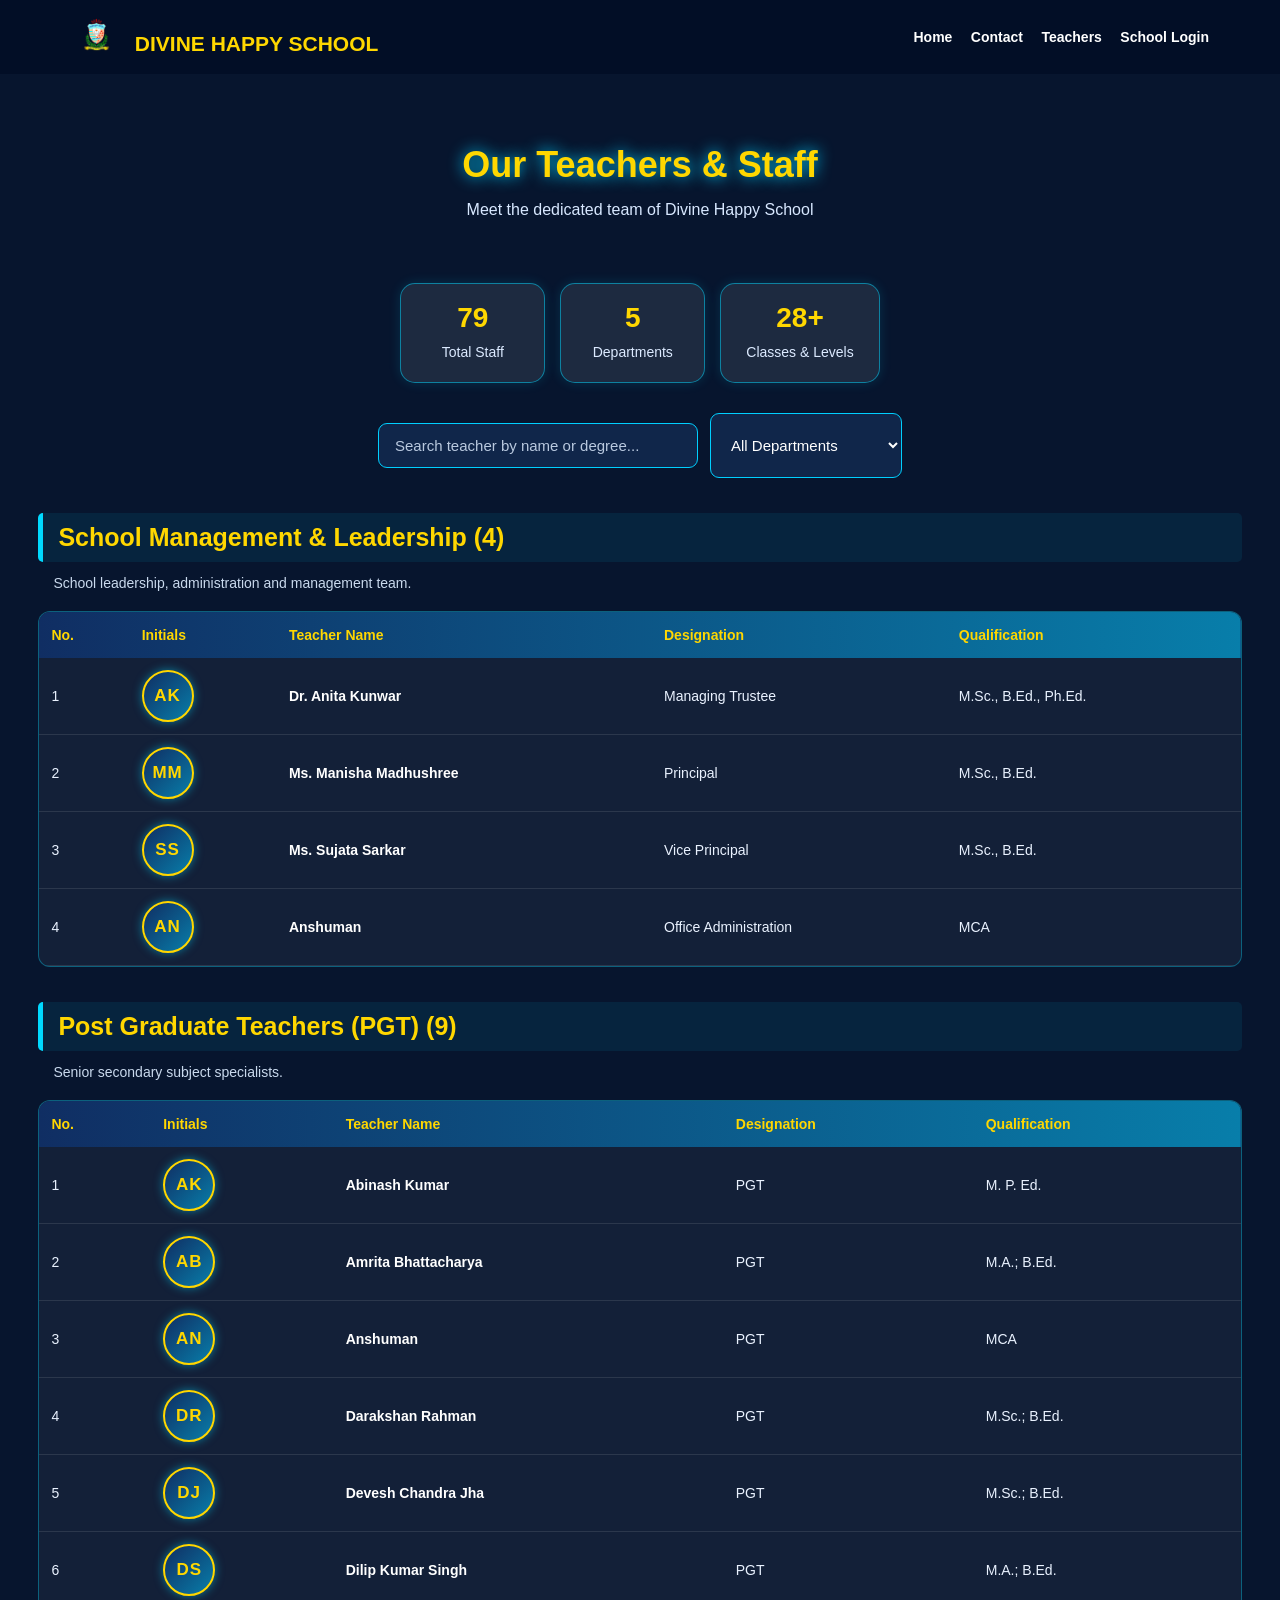
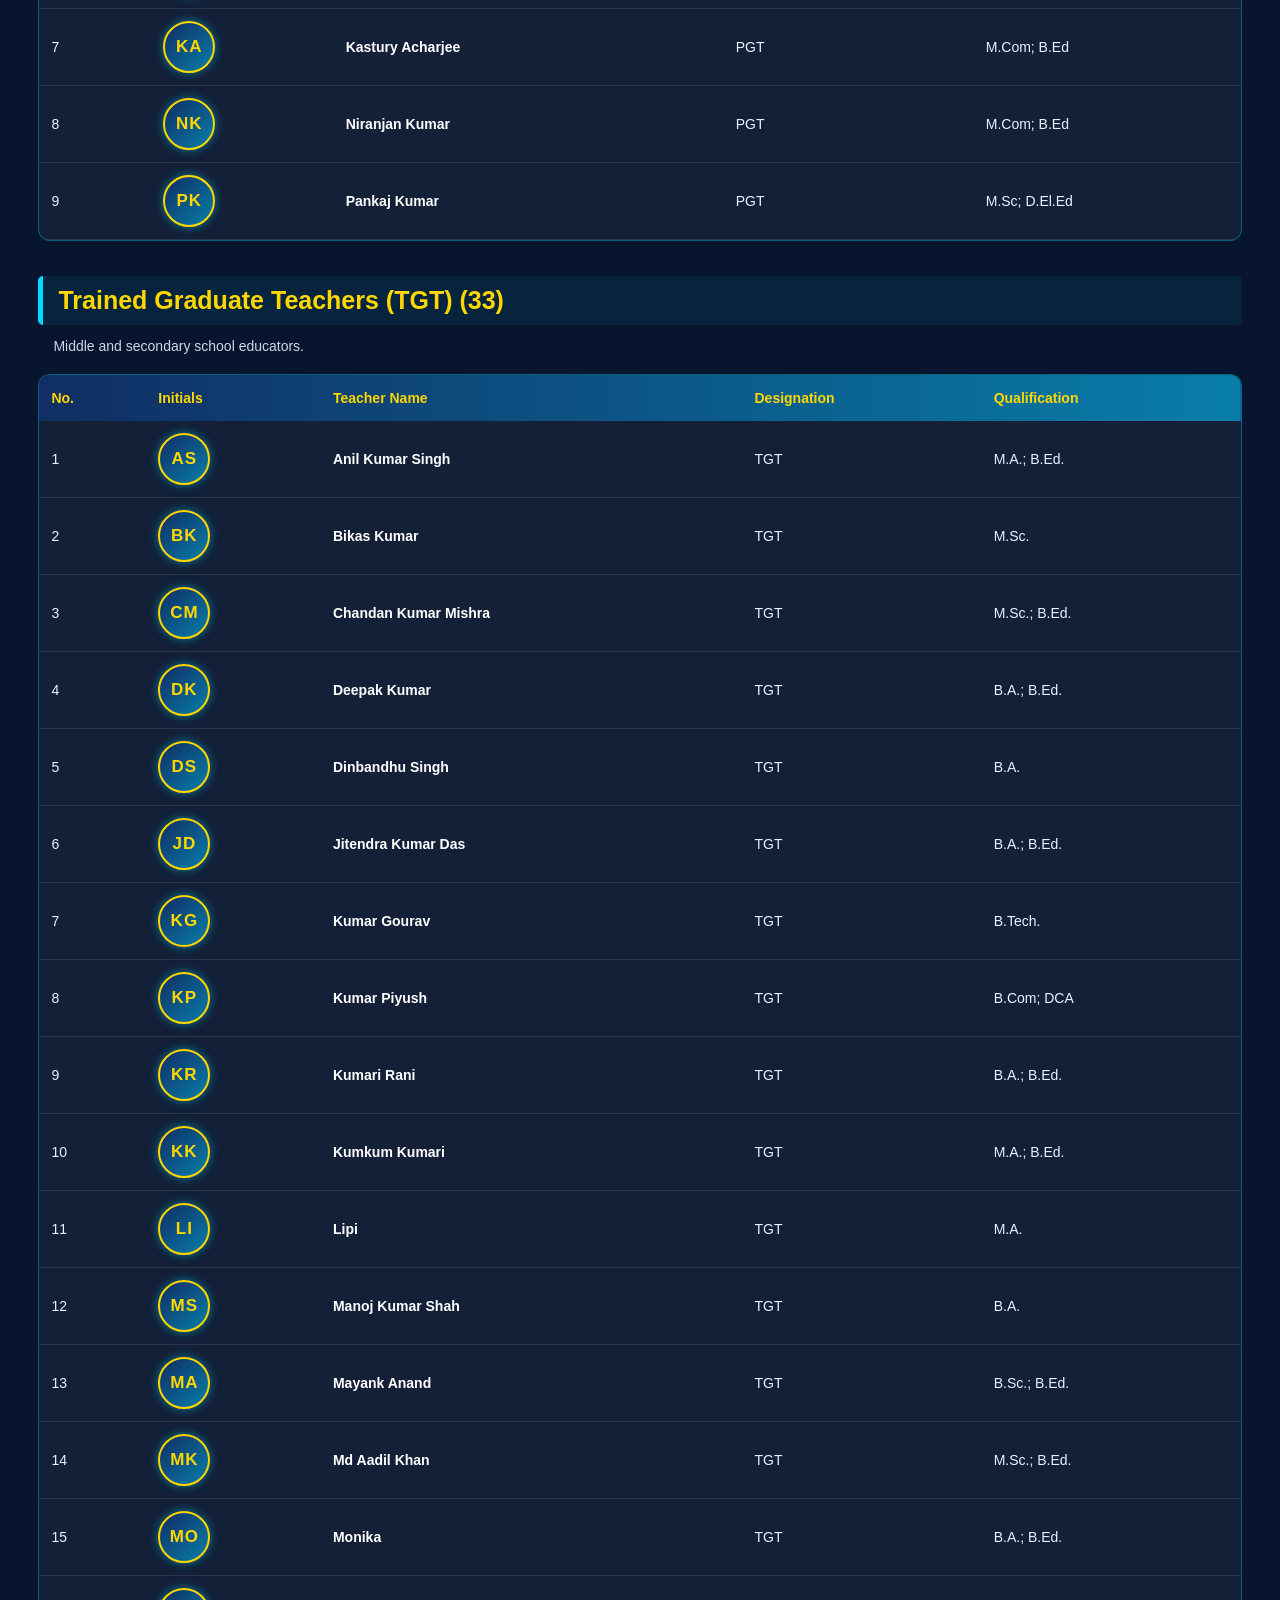
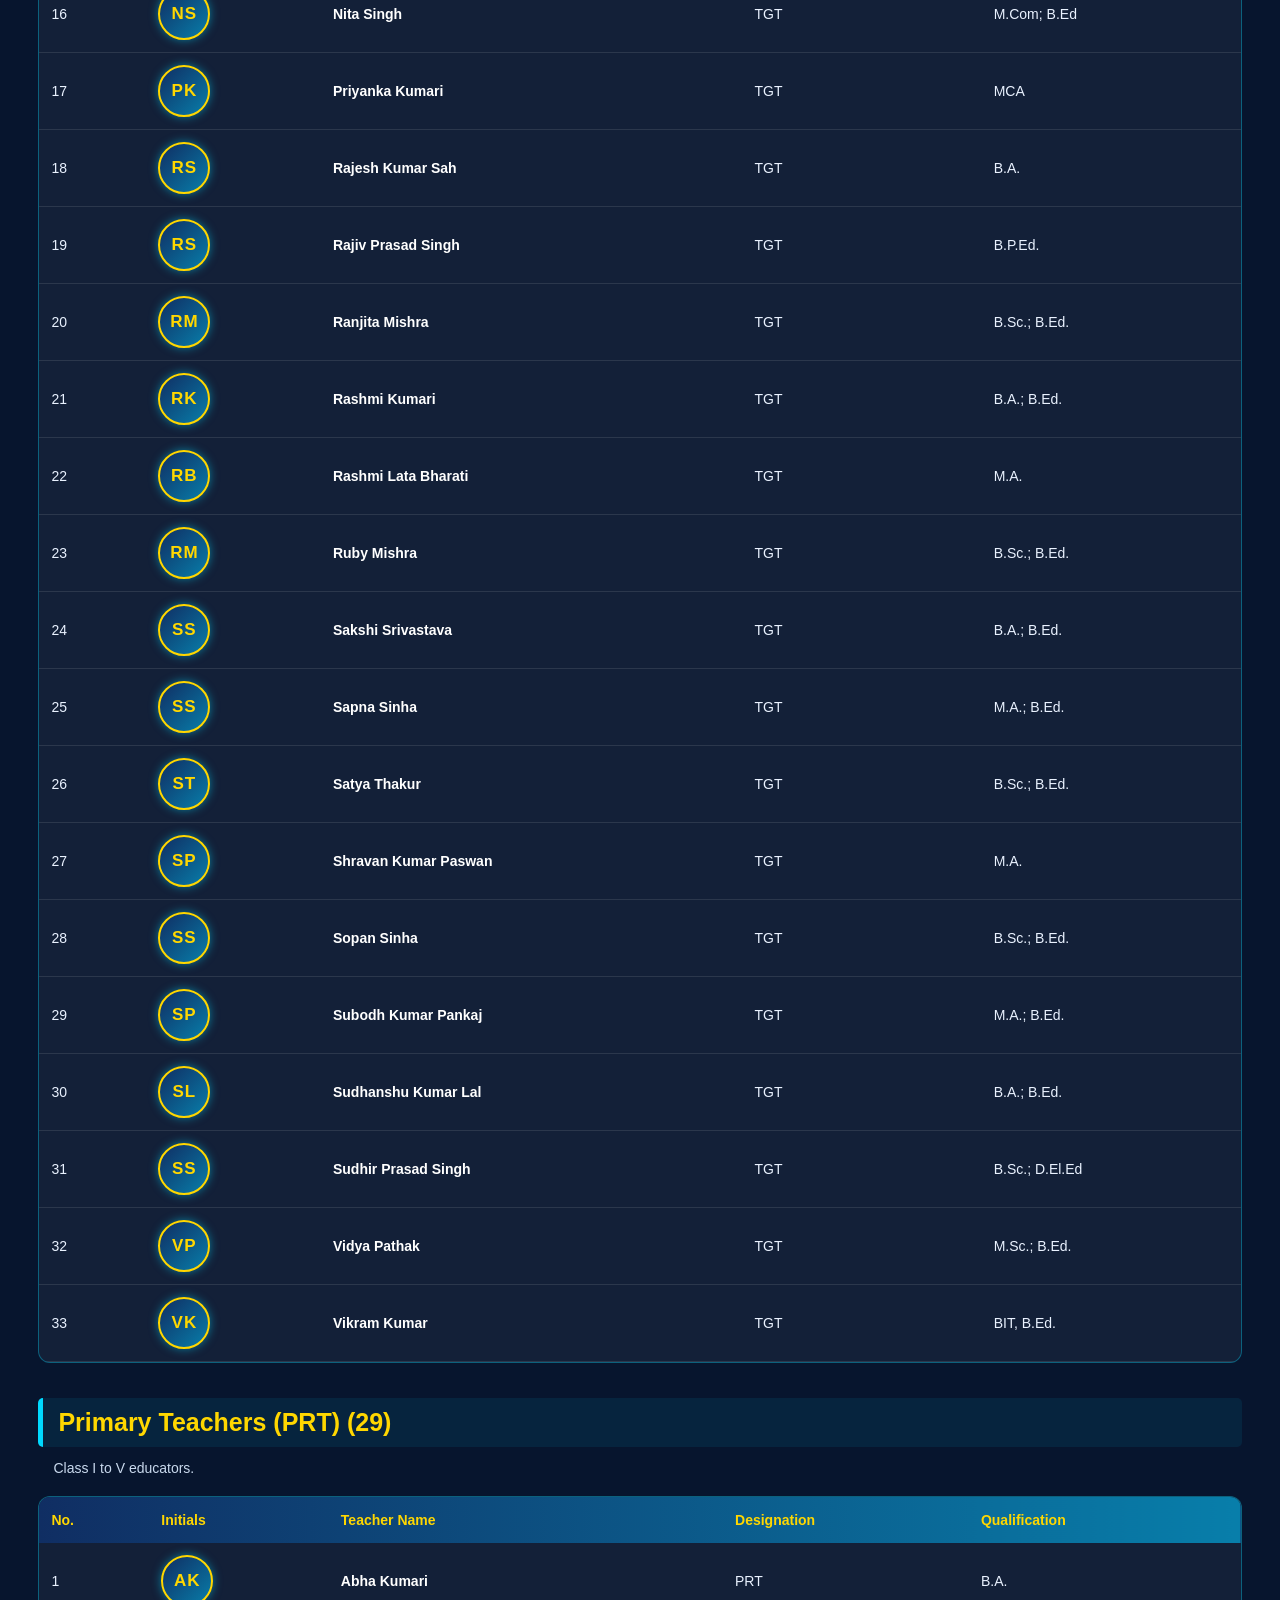
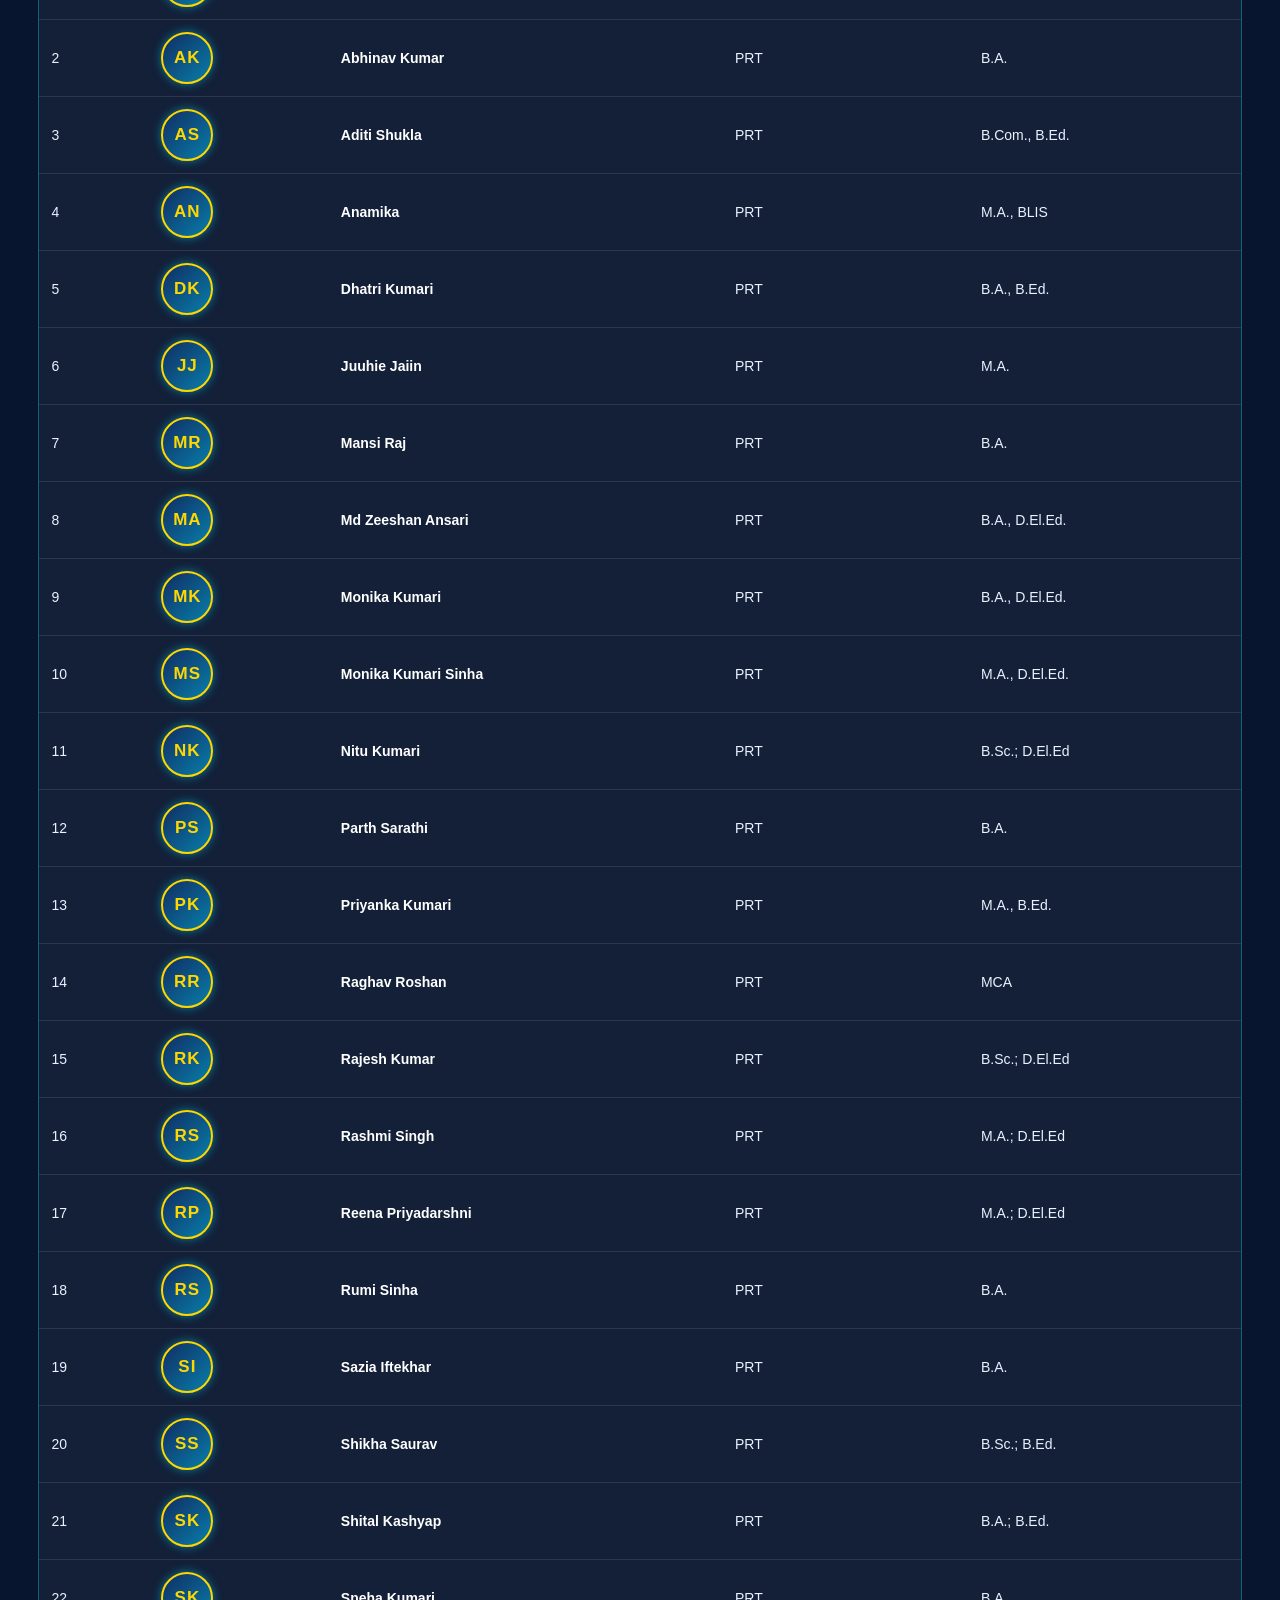
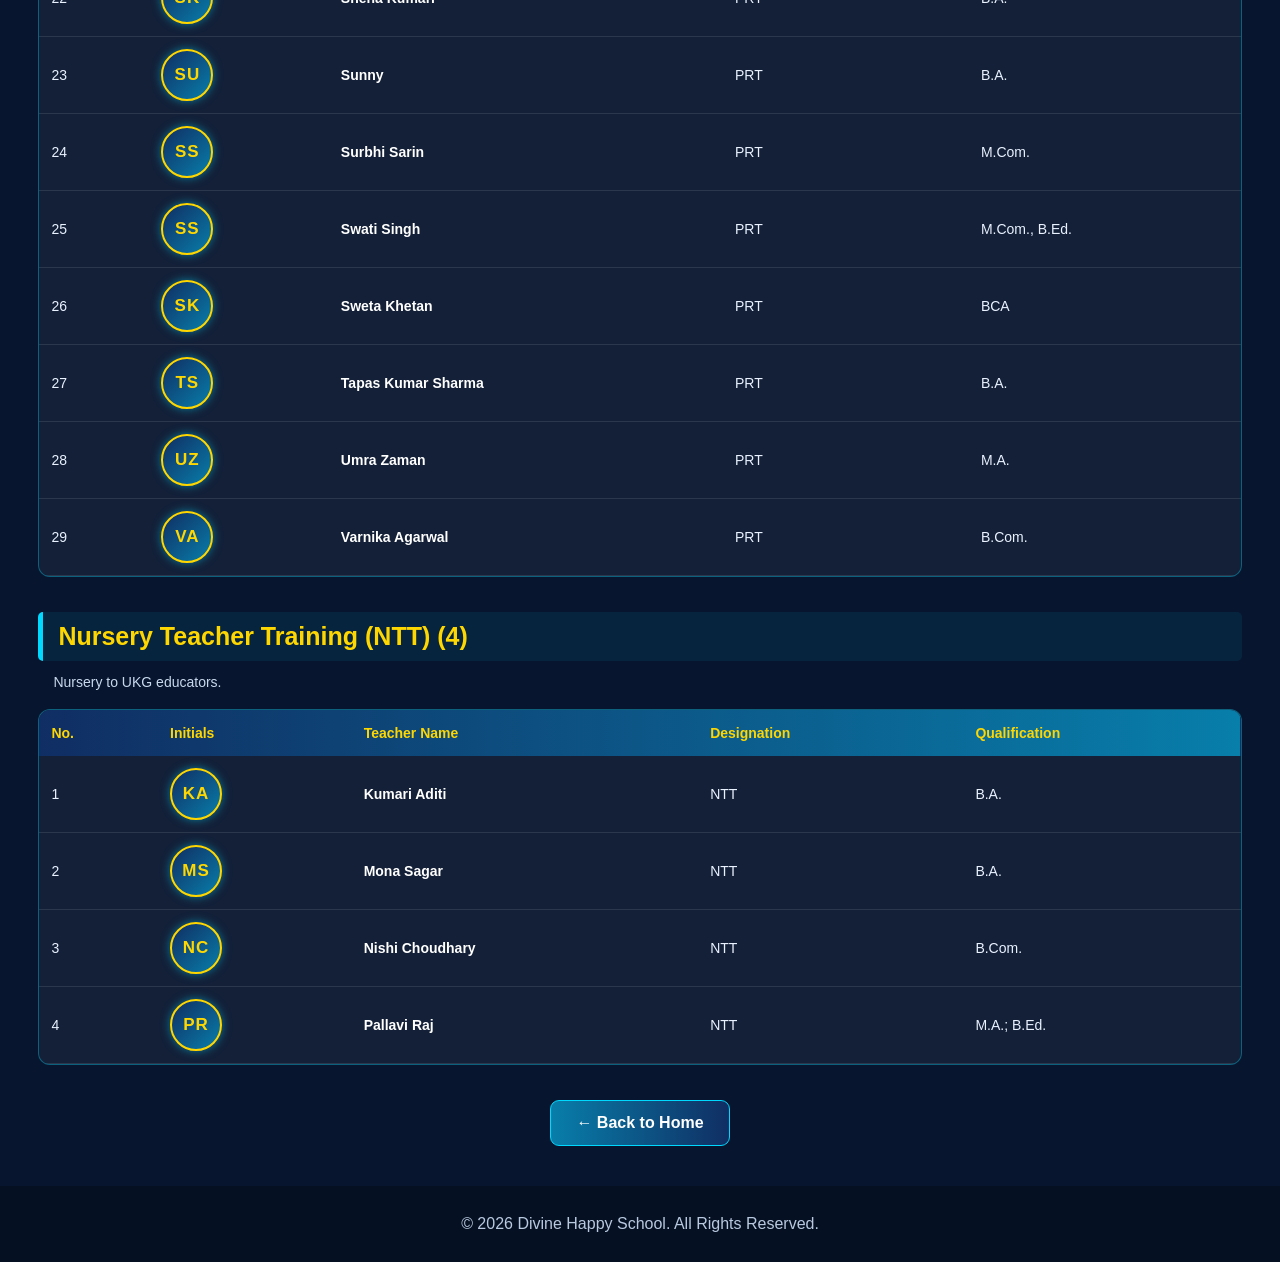
<file: Teachers.html>
<!DOCTYPE html>
<html lang="en">
<head>
<meta charset="UTF-8">
<meta name="viewport" content="width=device-width, initial-scale=1.0">

<title>79 Teachers | Divine Happy School</title>

<link rel="stylesheet" href="style.css">

<style>
* {
    box-sizing: border-box;
}

body {
    margin: 0;
    font-family: Arial, sans-serif;
    background: #07152e;
    color: white;
}

.teachers-container {
    width: 94%;
    max-width: 1250px;
    margin: 35px auto;
}

.teacher-heading {
    text-align: center;
    padding: 35px 15px;
}

.teacher-heading h1 {
    color: #ffd700;
    font-size: 36px;
    margin-bottom: 10px;
    text-shadow: 0 0 15px #00cfff;
}

.teacher-heading p {
    color: #d8e8ff;
    font-size: 16px;
}

.teacher-stats {
    display: flex;
    justify-content: center;
    flex-wrap: wrap;
    gap: 15px;
    margin: 25px 0;
}

.stat-card {
    background: rgba(255,255,255,0.09);
    border: 1px solid rgba(0,217,255,0.5);
    border-radius: 15px;
    padding: 18px 25px;
    min-width: 145px;
    text-align: center;
    box-shadow: 0 0 12px rgba(0,217,255,0.15);
}

.stat-card h2 {
    color: #ffd700;
    margin: 0 0 7px;
    font-size: 28px;
}

.stat-card p {
    margin: 0;
    color: #dceaff;
    font-size: 14px;
}

.controls {
    display: flex;
    gap: 12px;
    flex-wrap: wrap;
    justify-content: center;
    margin: 30px 0;
}

.controls input,
.controls select {
    padding: 13px 16px;
    border-radius: 9px;
    border: 1px solid #00cfff;
    background: #10264a;
    color: white;
    font-size: 15px;
    outline: none;
}

.controls input {
    width: 320px;
    max-width: 100%;
}

.controls select {
    min-width: 190px;
}

.controls input::placeholder {
    color: #b9c9df;
}

.category-section {
    margin: 35px 0;
}

.category-title {
    color: #ffd700;
    font-size: 25px;
    border-left: 5px solid #00d9ff;
    padding: 10px 15px;
    margin-bottom: 10px;
    background: rgba(0,217,255,0.08);
    border-radius: 5px;
}

.category-description {
    color: #c9d9ed;
    margin: 0 0 15px 15px;
    font-size: 14px;
}

.table-wrapper {
    overflow-x: auto;
    border-radius: 12px;
    border: 1px solid rgba(0,217,255,0.35);
    background: rgba(255,255,255,0.05);
}

table {
    width: 100%;
    border-collapse: collapse;
    min-width: 650px;
}

thead {
    background: linear-gradient(90deg, #102e63, #087eaa);
}

th {
    color: #ffd700;
    padding: 15px 12px;
    text-align: left;
    font-size: 14px;
}

td {
    padding: 12px;
    border-bottom: 1px solid rgba(255,255,255,0.1);
    color: #eaf2ff;
    font-size: 14px;
}

tbody tr:hover {
    background: rgba(0,217,255,0.10);
}

.teacher-initials {
    width: 52px;
    height: 52px;
    border-radius: 50%;
    display: inline-flex;
    justify-content: center;
    align-items: center;
    background: linear-gradient(135deg, #102e63, #087eaa);
    color: #ffd700;
    border: 2px solid #ffd700;
    box-shadow: 0 0 10px rgba(0,217,255,0.5);
    font-size: 17px;
    font-weight: bold;
    letter-spacing: 1px;
}

.teacher-name {
    font-weight: bold;
    color: white;
}

.no-results {
    text-align: center;
    padding: 25px;
    color: #ffd700;
    display: none;
}

.back-home {
    display: block;
    width: fit-content;
    margin: 35px auto;
    padding: 13px 25px;
    background: linear-gradient(90deg, #087eaa, #102e63);
    color: white;
    text-decoration: none;
    border: 1px solid #00d9ff;
    border-radius: 9px;
    font-weight: bold;
}

.back-home:hover {
    background: #087eaa;
    box-shadow: 0 0 15px #00d9ff;
}

footer {
    text-align: center;
    padding: 22px;
    color: #b9c9df;
    background: rgba(0,0,0,0.25);
    margin-top: 40px;
}

@media(max-width:600px) {
    .teacher-heading h1 {
        font-size: 27px;
    }

    .stat-card {
        min-width: 125px;
        padding: 14px;
    }

    .category-title {
        font-size: 20px;
    }

    .controls input,
    .controls select {
        width: 100%;
    }
}
</style>
</head>

<body>

<!-- NAVIGATION -->
<nav class="navbar">
    <div class="logo">
        <img src="aayush.png" alt="School Logo" width="65">
        <span>DIVINE HAPPY SCHOOL</span>
    </div>

    <div class="nav-links">
        <a href="index.html">Home</a>
        <a href="contact.html">Contact</a>
        <a href="teachers.html">Teachers</a>
        <a href="login.html">School Login</a>
    </div>
</nav>

<main class="teachers-container">

    <header class="teacher-heading">
        <h1>Our Teachers & Staff</h1>
        <p>Meet the dedicated team of Divine Happy School</p>
    </header>

    <!-- STATISTICS -->
    <section class="teacher-stats">
        <div class="stat-card">
            <h2 id="totalCount">79</h2>
            <p>Total Staff</p>
        </div>

        <div class="stat-card">
            <h2>5</h2>
            <p>Departments</p>
        </div>

        <div class="stat-card">
            <h2>28+</h2>
            <p>Classes & Levels</p>
        </div>
    </section>

    <!-- SEARCH AND FILTER -->
    <section class="controls">
        <input
            type="text"
            id="searchInput"
            placeholder="Search teacher by name or degree..."
            oninput="renderTeachers()"
        >

        <select id="categoryFilter" onchange="renderTeachers()">
            <option value="All">All Departments</option>
            <option value="Management">School Management</option>
            <option value="PGT">PGT</option>
            <option value="TGT">TGT</option>
            <option value="PRT">PRT</option>
            <option value="NTT">NTT</option>
        </select>
    </section>

    <!-- TEACHERS WILL APPEAR HERE -->
    <div id="teacherSections"></div>

    <div class="no-results" id="noResults">
        No matching teachers found.
    </div>

    <a href="index.html" class="back-home">← Back to Home</a>

</main>

<footer>
    © 2026 Divine Happy School. All Rights Reserved.
</footer>

<script>

// ========================================
// TEACHER AND STAFF DATABASE
// ========================================

const teachers = [

    // SCHOOL MANAGEMENT & LEADERSHIP
    {
        name: "Dr. Anita Kunwar",
        degree: "M.Sc., B.Ed., Ph.Ed.",
        category: "Management",
        role: "Managing Trustee"
    },
    {
        name: "Ms. Manisha Madhushree",
        degree: "M.Sc., B.Ed.",
        category: "Management",
        role: "Principal"
    },
    {
        name: "Ms. Sujata Sarkar",
        degree: "M.Sc., B.Ed.",
        category: "Management",
        role: "Vice Principal"
    },
    {
        name: "Anshuman",
        degree: "MCA",
        category: "Management",
        role: "Office Administration"
    },

    // POST GRADUATE TEACHERS (PGT)
    {
        name: "Abinash Kumar",
        degree: "M. P. Ed.",
        category: "PGT"
    },
    {
        name: "Amrita Bhattacharya",
        degree: "M.A.; B.Ed.",
        category: "PGT"
    },
    {
        name: "Anshuman",
        degree: "MCA",
        category: "PGT"
    },
    {
        name: "Darakshan Rahman",
        degree: "M.Sc.; B.Ed.",
        category: "PGT"
    },
    {
        name: "Devesh Chandra Jha",
        degree: "M.Sc.; B.Ed.",
        category: "PGT"
    },
    {
        name: "Dilip Kumar Singh",
        degree: "M.A.; B.Ed.",
        category: "PGT"
    },
    {
        name: "Kastury Acharjee",
        degree: "M.Com; B.Ed",
        category: "PGT"
    },
    {
        name: "Niranjan Kumar",
        degree: "M.Com; B.Ed",
        category: "PGT"
    },
    {
        name: "Pankaj Kumar",
        degree: "M.Sc; D.El.Ed",
        category: "PGT"
    },

    // TRAINED GRADUATE TEACHERS (TGT)
    {
        name: "Anil Kumar Singh",
        degree: "M.A.; B.Ed.",
        category: "TGT"
    },
    {
        name: "Bikas Kumar",
        degree: "M.Sc.",
        category: "TGT"
    },
    {
        name: "Chandan Kumar Mishra",
        degree: "M.Sc.; B.Ed.",
        category: "TGT"
    },
    {
        name: "Deepak Kumar",
        degree: "B.A.; B.Ed.",
        category: "TGT"
    },
    {
        name: "Dinbandhu Singh",
        degree: "B.A.",
        category: "TGT"
    },
    {
        name: "Jitendra Kumar Das",
        degree: "B.A.; B.Ed.",
        category: "TGT"
    },
    {
        name: "Kumar Gourav",
        degree: "B.Tech.",
        category: "TGT"
    },
    {
        name: "Kumar Piyush",
        degree: "B.Com; DCA",
        category: "TGT"
    },
    {
        name: "Kumari Rani",
        degree: "B.A.; B.Ed.",
        category: "TGT"
    },
    {
        name: "Kumkum Kumari",
        degree: "M.A.; B.Ed.",
        category: "TGT"
    },
    {
        name: "Lipi",
        degree: "M.A.",
        category: "TGT"
    },
    {
        name: "Manoj Kumar Shah",
        degree: "B.A.",
        category: "TGT"
    },
    {
        name: "Mayank Anand",
        degree: "B.Sc.; B.Ed.",
        category: "TGT"
    },
    {
        name: "Md Aadil Khan",
        degree: "M.Sc.; B.Ed.",
        category: "TGT"
    },
    {
        name: "Monika",
        degree: "B.A.; B.Ed.",
        category: "TGT"
    },
    {
        name: "Nita Singh",
        degree: "M.Com; B.Ed",
        category: "TGT"
    },
    {
        name: "Priyanka Kumari",
        degree: "MCA",
        category: "TGT"
    },
    {
        name: "Rajesh Kumar Sah",
        degree: "B.A.",
        category: "TGT"
    },
    {
        name: "Rajiv Prasad Singh",
        degree: "B.P.Ed.",
        category: "TGT"
    },
    {
        name: "Ranjita Mishra",
        degree: "B.Sc.; B.Ed.",
        category: "TGT"
    },
    {
        name: "Rashmi Kumari",
        degree: "B.A.; B.Ed.",
        category: "TGT"
    },
    {
        name: "Rashmi Lata Bharati",
        degree: "M.A.",
        category: "TGT"
    },
    {
        name: "Ruby Mishra",
        degree: "B.Sc.; B.Ed.",
        category: "TGT"
    },
    {
        name: "Sakshi Srivastava",
        degree: "B.A.; B.Ed.",
        category: "TGT"
    },
    {
        name: "Sapna Sinha",
        degree: "M.A.; B.Ed.",
        category: "TGT"
    },
    {
        name: "Satya Thakur",
        degree: "B.Sc.; B.Ed.",
        category: "TGT"
    },
    {
        name: "Shravan Kumar Paswan",
        degree: "M.A.",
        category: "TGT"
    },
    {
        name: "Sopan Sinha",
        degree: "B.Sc.; B.Ed.",
        category: "TGT"
    },
    {
        name: "Subodh Kumar Pankaj",
        degree: "M.A.; B.Ed.",
        category: "TGT"
    },
    {
        name: "Sudhanshu Kumar Lal",
        degree: "B.A.; B.Ed.",
        category: "TGT"
    },
    {
        name: "Sudhir Prasad Singh",
        degree: "B.Sc.; D.El.Ed",
        category: "TGT"
    },
    {
        name: "Vidya Pathak",
        degree: "M.Sc.; B.Ed.",
        category: "TGT"
    },
    {
        name: "Vikram Kumar",
        degree: "BIT, B.Ed.",
        category: "TGT"
    },

    // PRIMARY TEACHERS (PRT)
    {
        name: "Abha Kumari",
        degree: "B.A.",
        category: "PRT"
    },
    {
        name: "Abhinav Kumar",
        degree: "B.A.",
        category: "PRT"
    },
    {
        name: "Aditi Shukla",
        degree: "B.Com., B.Ed.",
        category: "PRT"
    },
    {
        name: "Anamika",
        degree: "M.A., BLIS",
        category: "PRT"
    },
    {
        name: "Dhatri Kumari",
        degree: "B.A., B.Ed.",
        category: "PRT"
    },
    {
        name: "Juuhie Jaiin",
        degree: "M.A.",
        category: "PRT"
    },
    {
        name: "Mansi Raj",
        degree: "B.A.",
        category: "PRT"
    },
    {
        name: "Md Zeeshan Ansari",
        degree: "B.A., D.El.Ed.",
        category: "PRT"
    },
    {
        name: "Monika Kumari",
        degree: "B.A., D.El.Ed.",
        category: "PRT"
    },
    {
        name: "Monika Kumari Sinha",
        degree: "M.A., D.El.Ed.",
        category: "PRT"
    },
    {
        name: "Nitu Kumari",
        degree: "B.Sc.; D.El.Ed",
        category: "PRT"
    },
    {
        name: "Parth Sarathi",
        degree: "B.A.",
        category: "PRT"
    },
    {
        name: "Priyanka Kumari",
        degree: "M.A., B.Ed.",
        category: "PRT"
    },
    {
        name: "Raghav Roshan",
        degree: "MCA",
        category: "PRT"
    },
    {
        name: "Rajesh Kumar",
        degree: "B.Sc.; D.El.Ed",
        category: "PRT"
    },
    {
        name: "Rashmi Singh",
        degree: "M.A.; D.El.Ed",
        category: "PRT"
    },
    {
        name: "Reena Priyadarshni",
        degree: "M.A.; D.El.Ed",
        category: "PRT"
    },
    {
        name: "Rumi Sinha",
        degree: "B.A.",
        category: "PRT"
    },
    {
        name: "Sazia Iftekhar",
        degree: "B.A.",
        category: "PRT"
    },
    {
        name: "Shikha Saurav",
        degree: "B.Sc.; B.Ed.",
        category: "PRT"
    },
    {
        name: "Shital Kashyap",
        degree: "B.A.; B.Ed.",
        category: "PRT"
    },
    {
        name: "Sneha Kumari",
        degree: "B.A.",
        category: "PRT"
    },
    {
        name: "Sunny",
        degree: "B.A.",
        category: "PRT"
    },
    {
        name: "Surbhi Sarin",
        degree: "M.Com.",
        category: "PRT"
    },
    {
        name: "Swati Singh",
        degree: "M.Com., B.Ed.",
        category: "PRT"
    },
    {
        name: "Sweta Khetan",
        degree: "BCA",
        category: "PRT"
    },
    {
        name: "Tapas Kumar Sharma",
        degree: "B.A.",
        category: "PRT"
    },
    {
        name: "Umra Zaman",
        degree: "M.A.",
        category: "PRT"
    },
    {
        name: "Varnika Agarwal",
        degree: "B.Com.",
        category: "PRT"
    },

    // NURSERY TEACHER TRAINING (NTT)
    {
        name: "Kumari Aditi",
        degree: "B.A.",
        category: "NTT"
    },
    {
        name: "Mona Sagar",
        degree: "B.A.",
        category: "NTT"
    },
    {
        name: "Nishi Choudhary",
        degree: "B.Com.",
        category: "NTT"
    },
    {
        name: "Pallavi Raj",
        degree: "M.A.; B.Ed.",
        category: "NTT"
    }
];


// ========================================
// CATEGORY INFORMATION
// ========================================

const categories = [
    {
        id: "Management",
        title: "School Management & Leadership",
        description: "School leadership, administration and management team."
    },
    {
        id: "PGT",
        title: "Post Graduate Teachers (PGT)",
        description: "Senior secondary subject specialists."
    },
    {
        id: "TGT",
        title: "Trained Graduate Teachers (TGT)",
        description: "Middle and secondary school educators."
    },
    {
        id: "PRT",
        title: "Primary Teachers (PRT)",
        description: "Class I to V educators."
    },
    {
        id: "NTT",
        title: "Nursery Teacher Training (NTT)",
        description: "Nursery to UKG educators."
    }
];


// ========================================
// CREATE SHORT INITIALS
// Example: Aayush Raj = AR
// ========================================

function getInitials(name) {

    const cleanName = name
        .replace(/^(Dr\.|Ms\.|Mr\.|Mrs\.|Miss)\s*/i, "")
        .trim();

    const parts = cleanName.split(/\s+/);

    if (parts.length === 1) {
        return parts[0].slice(0, 2).toUpperCase();
    }

    return (
        parts[0][0] +
        parts[parts.length - 1][0]
    ).toUpperCase();
}


// ========================================
// CREATE TEACHER TABLE ROW
// ========================================

function createTeacherRow(teacher, index) {

    const row = document.createElement("tr");

    const number = document.createElement("td");
    number.textContent = index + 1;

    const initialsCell = document.createElement("td");

    const initials = document.createElement("div");
    initials.className = "teacher-initials";
    initials.textContent = getInitials(teacher.name);

    initialsCell.appendChild(initials);

    const name = document.createElement("td");
    name.className = "teacher-name";
    name.textContent = teacher.name;

    const role = document.createElement("td");
    role.textContent = teacher.role || teacher.category;

    const degree = document.createElement("td");
    degree.textContent = teacher.degree;

    row.append(
        number,
        initialsCell,
        name,
        role,
        degree
    );

    return row;
}


// ========================================
// DISPLAY TEACHERS
// ========================================

function renderTeachers() {

    const container = document.getElementById("teacherSections");
    const searchValue = document
        .getElementById("searchInput")
        .value
        .toLowerCase()
        .trim();

    const selectedCategory = document
        .getElementById("categoryFilter")
        .value;

    container.innerHTML = "";

    let visibleCount = 0;

    categories.forEach(category => {

        if (
            selectedCategory !== "All" &&
            selectedCategory !== category.id
        ) {
            return;
        }

        const filteredTeachers = teachers.filter(teacher => {

            const matchesCategory =
                teacher.category === category.id;

            const searchableText = (
                teacher.name + " " +
                teacher.degree + " " +
                (teacher.role || "") + " " +
                teacher.category
            ).toLowerCase();

            const matchesSearch =
                searchableText.includes(searchValue);

            return matchesCategory && matchesSearch;
        });

        if (filteredTeachers.length === 0) {
            return;
        }

        visibleCount += filteredTeachers.length;

        const section = document.createElement("section");
        section.className = "category-section";

        const heading = document.createElement("h2");
        heading.className = "category-title";
        heading.textContent =
            category.title + " (" + filteredTeachers.length + ")";

        const description = document.createElement("p");
        description.className = "category-description";
        description.textContent = category.description;

        const wrapper = document.createElement("div");
        wrapper.className = "table-wrapper";

        const table = document.createElement("table");

        const thead = document.createElement("thead");
        const headerRow = document.createElement("tr");

        [
            "No.",
            "Initials",
            "Teacher Name",
            "Designation",
            "Qualification"
        ].forEach(text => {

            const th = document.createElement("th");
            th.textContent = text;
            headerRow.appendChild(th);

        });

        thead.appendChild(headerRow);

        const tbody = document.createElement("tbody");

        filteredTeachers.forEach((teacher, index) => {
            tbody.appendChild(
                createTeacherRow(teacher, index)
            );
        });

        table.append(thead, tbody);
        wrapper.appendChild(table);

        section.append(
            heading,
            description,
            wrapper
        );

        container.appendChild(section);

    });

    document.getElementById("noResults").style.display =
        visibleCount === 0 ? "block" : "none";
}


// ========================================
// INITIAL PAGE LOAD
// ========================================

document.getElementById("totalCount").textContent =
    teachers.length;

renderTeachers();

</script>

</body>
</html>
</file>
<file: style.css>
* {
    margin: 0;
    padding: 0;
    box-sizing: border-box;
    font-family: Arial, sans-serif;
}

html {
    scroll-behavior: smooth;
}

body {
    color: white;
    min-height: 100vh;
    background: #06152f;
    overflow-x: hidden;
}

/* SIX FULL SCREEN BACKGROUNDS */

.background {
    position: fixed;
    inset: 0;
    z-index: -2;
    background-size: cover;
    background-position: center;
    background-repeat: no-repeat;
    opacity: 0;
    transition: opacity 0.6s ease-in-out;
}

.background.active {
    opacity: 1;
}

.background::after {
    content: "";
    position: absolute;
    inset: 0;
    background: rgba(0, 12, 35, 0.55);
}

/* NAVIGATION */

nav {
    position: sticky;
    top: 0;
    z-index: 100;
    display: flex;
    align-items: center;
    justify-content: space-between;
    flex-wrap: wrap;
    gap: 15px;
    padding: 18px 5%;
    background: rgba(3, 15, 38, 0.93);
    backdrop-filter: blur(15px);
}

.logo {
    color: #ffd700;
    font-size: 21px;
    font-weight: bold;
}

nav a {
    display: inline-block;
    color: white;
    text-decoration: none;
    margin: 7px;
    font-size: 14px;
    font-weight: bold;
}

nav a:hover,
nav a.current {
    color: #ffd700;
}

/* COMMON CONTENT */

.container {
    width: 90%;
    max-width: 1150px;
    margin: auto;
}

.page {
    min-height: 85vh;
    padding: 75px 0;
    text-align: center;
}

h1 {
    font-size: 48px;
    color: #ffd700;
}

h2 {
    color: #ffd700;
    font-size: 34px;
    margin-bottom: 25px;
}

h3 {
    margin-bottom: 12px;
}

p {
    line-height: 1.7;
}

.hero {
    min-height: 90vh;
    display: flex;
    justify-content: center;
    align-items: center;
    text-align: center;
}

.hero p {
    font-size: 19px;
    margin: 20px 0;
}

/* BUTTONS */

.btn {
    display: inline-block;
    background: #ffd700;
    color: #07172f;
    border: none;
    padding: 14px 25px;
    margin: 10px 5px;
    border-radius: 9px;
    font-weight: bold;
    text-decoration: none;
    cursor: pointer;
}

.btn:hover {
    background: white;
    transform: translateY(-3px);
}

/* CARDS */

.cards {
    display: grid;
    grid-template-columns: repeat(auto-fit, minmax(220px, 1fr));
    gap: 25px;
}

.card {
    padding: 25px;
    border-radius: 18px;
    background: rgba(255,255,255,.14);
    border: 1px solid rgba(255,255,255,.3);
    backdrop-filter: blur(12px);
    transition: .3s;
}

.card:hover {
    transform: translateY(-7px);
    box-shadow: 0 0 20px rgba(0,220,255,.5);
}


.card img {
    width: 100%;
    height: 200px;
    object-fit: cover;
    border-radius: 12px;
    display: block;
    margin: 12px 0;
}
/* GLASS BOX */

.glass {
    max-width: 750px;
    margin: auto;
    padding: 30px;
    border-radius: 18px;
    background: rgba(255,255,255,.14);
    border: 1px solid rgba(255,255,255,.3);
    backdrop-filter: blur(15px);
}

/* CONTACT AND LOGIN INPUTS */

input, textarea {
    width: 100%;
    padding: 14px;
    border: none;
    border-radius: 8px;
    margin: 10px 0;
    font-size: 15px;
    outline: none;
}

textarea {
    min-height: 120px;
    resize: vertical;
}

form {
    max-width: 550px;
    margin: auto;
}

/* FOOTER */

footer {
    background: rgba(0,0,0,.8);
    text-align: center;
    padding: 30px 15px;
    line-height: 2;
}

footer a {
    color: #ffd700;
    text-decoration: none;
}

@media(max-width: 700px) {
    nav {
        justify-content: center;
        text-align: center;
    }

    nav div:last-child {
        display: flex;
        justify-content: center;
        flex-wrap: wrap;
    }

    nav a {
        margin: 5px;
        font-size: 12px;
    }

    h1 {
        font-size: 34px;
    }

    h2 {
        font-size: 27px;
    }

    .page {
        padding: 50px 0;
    }
}
</file>
